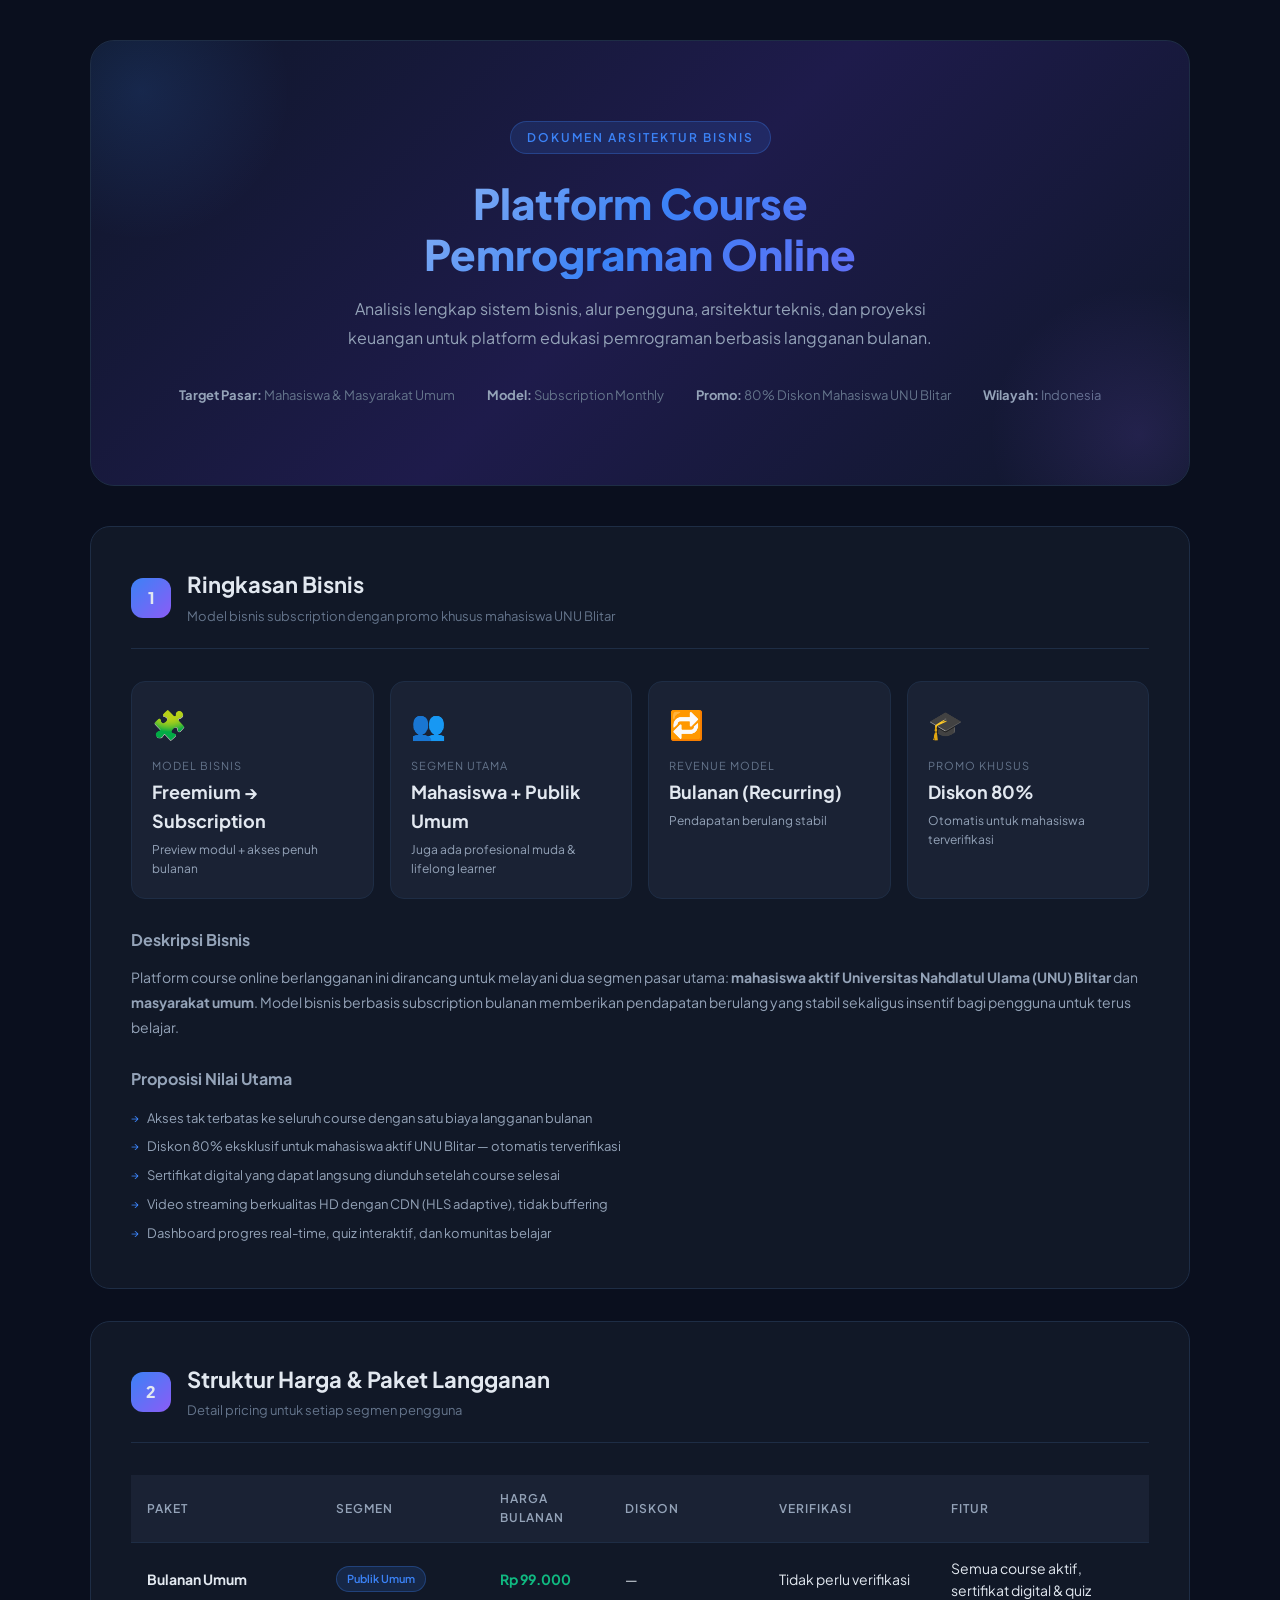
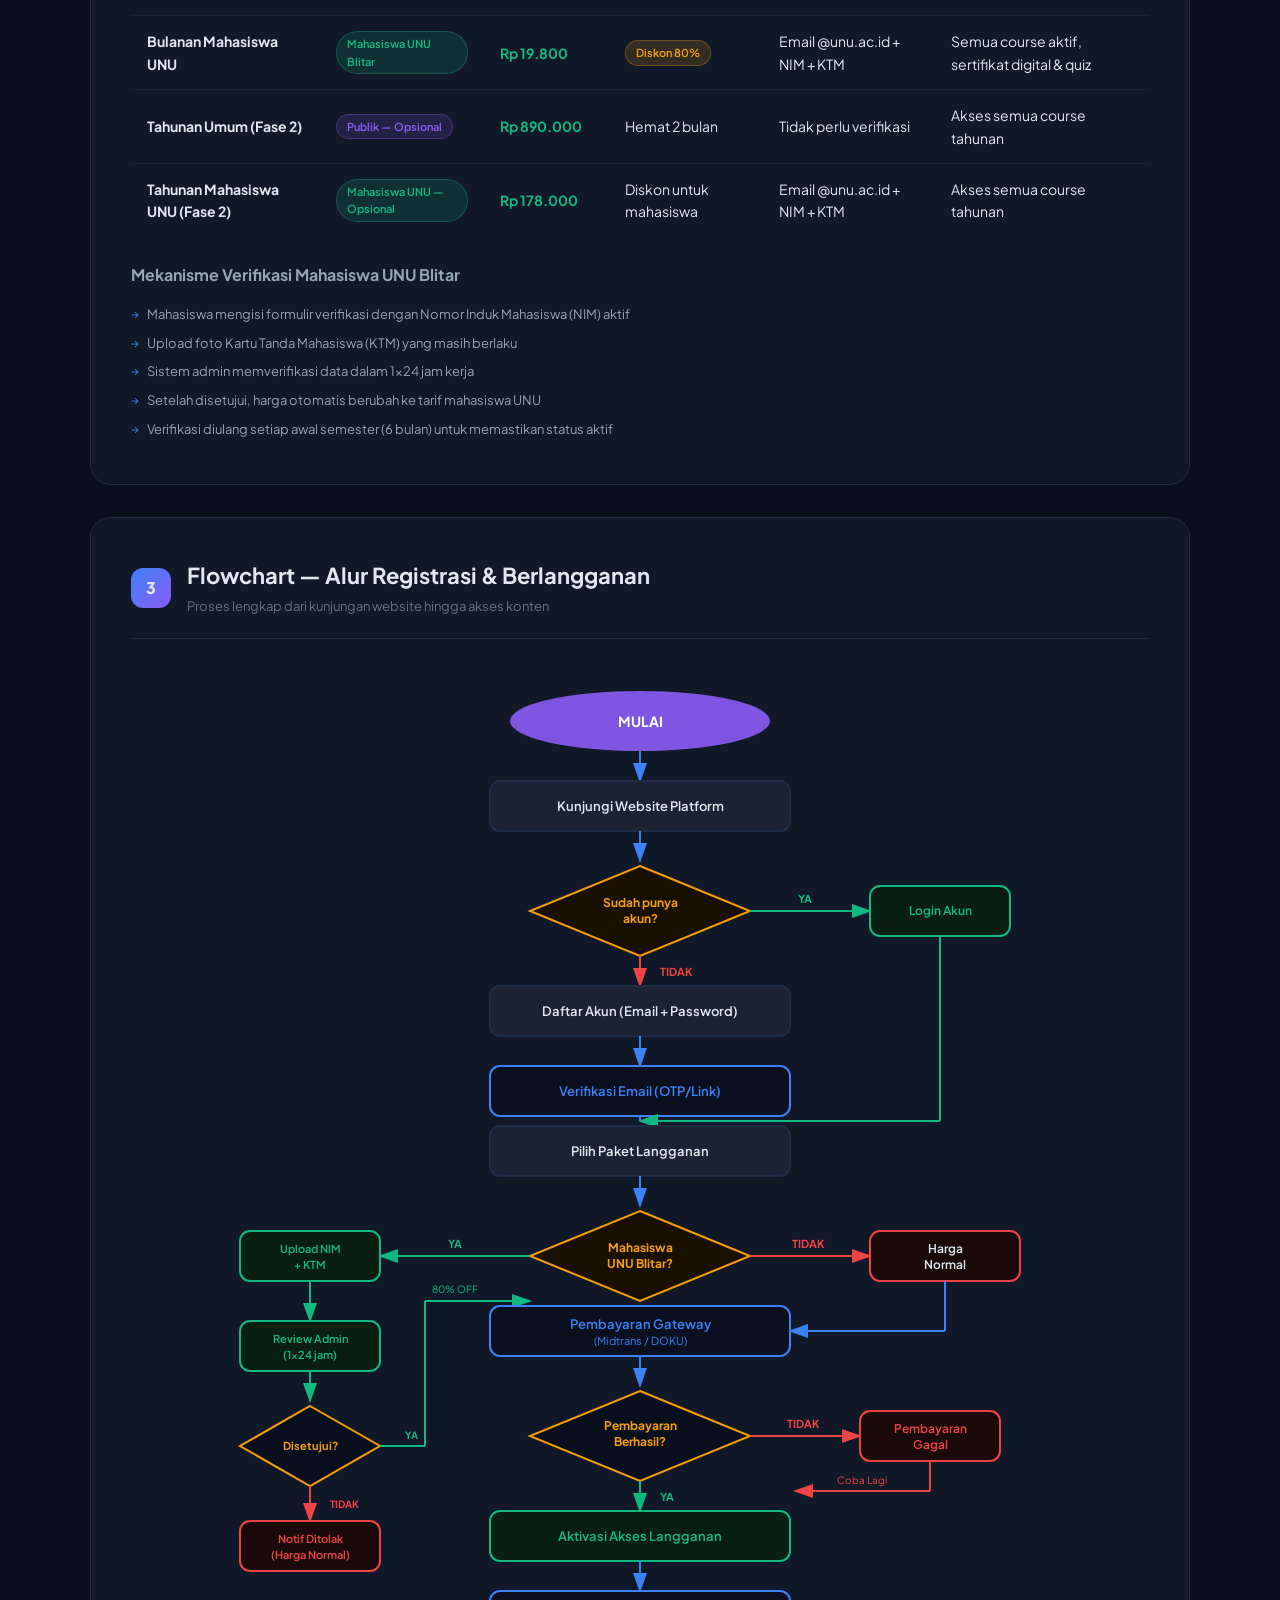
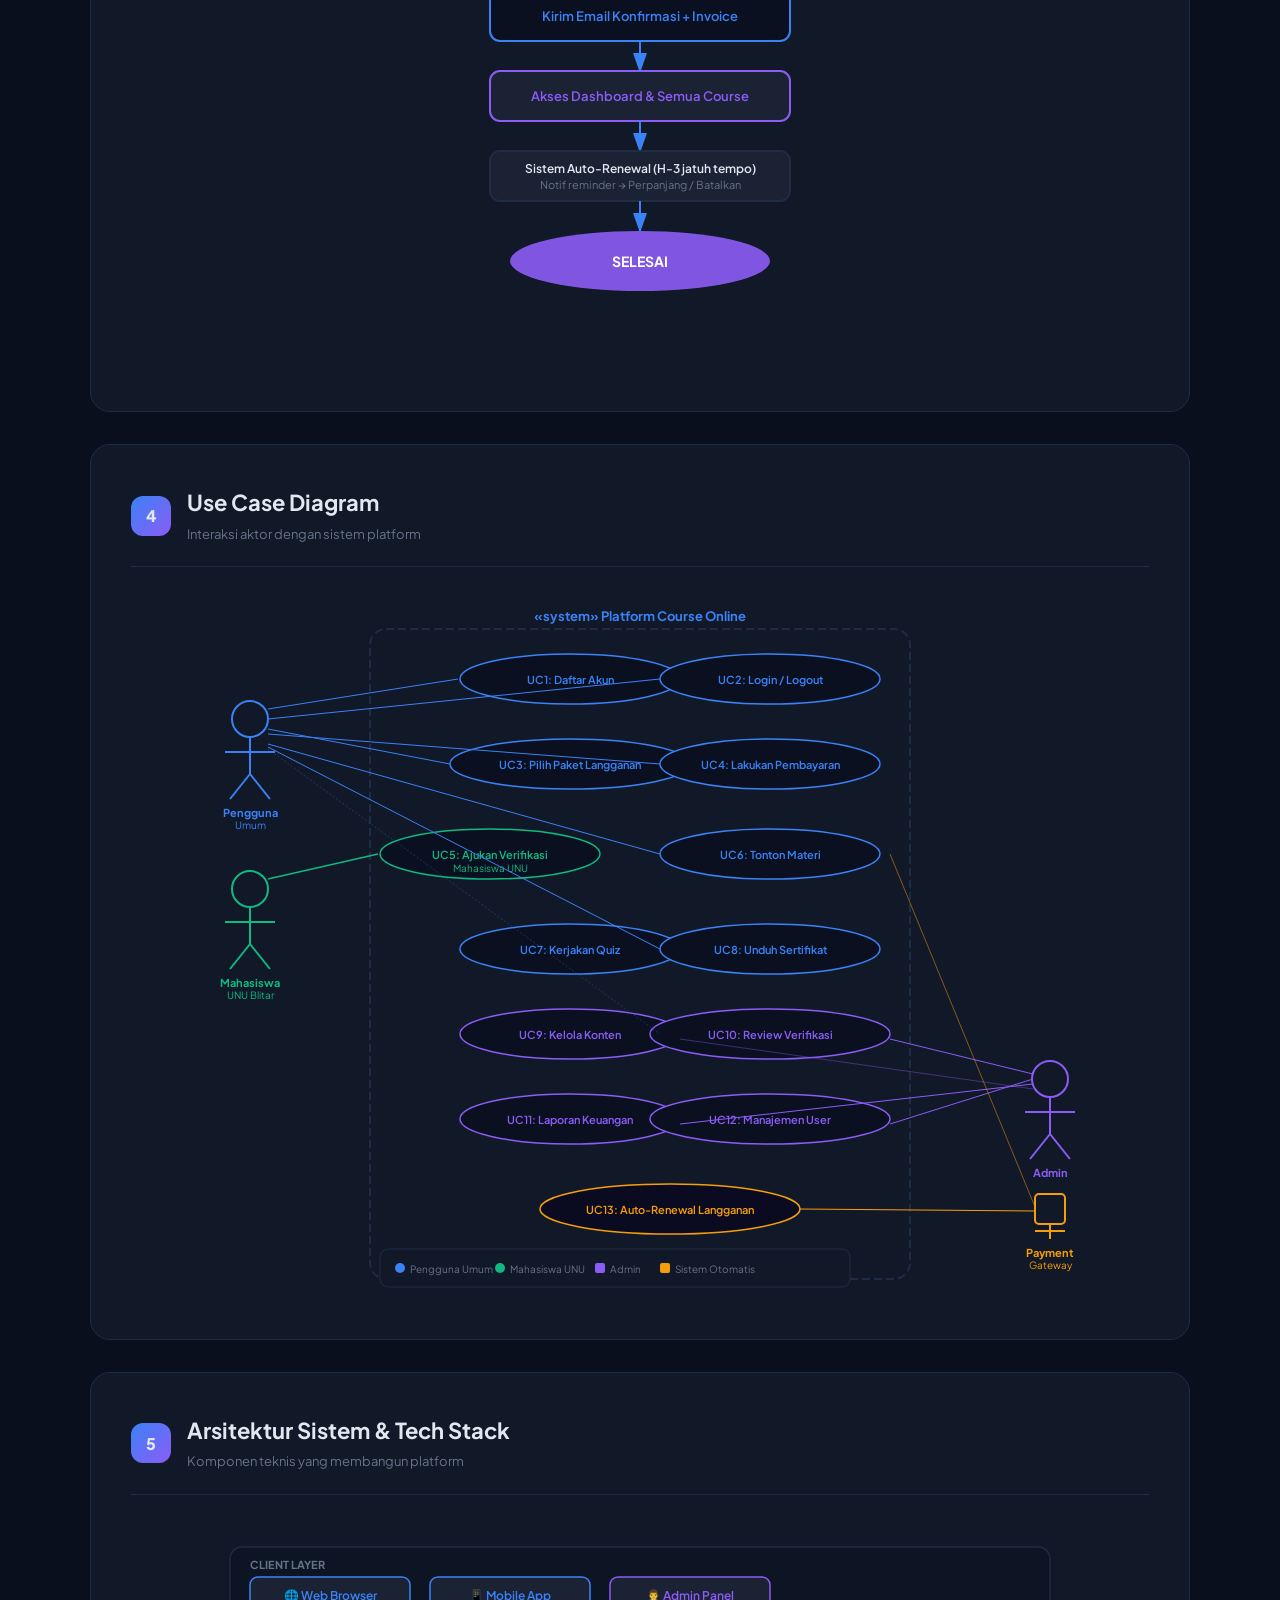
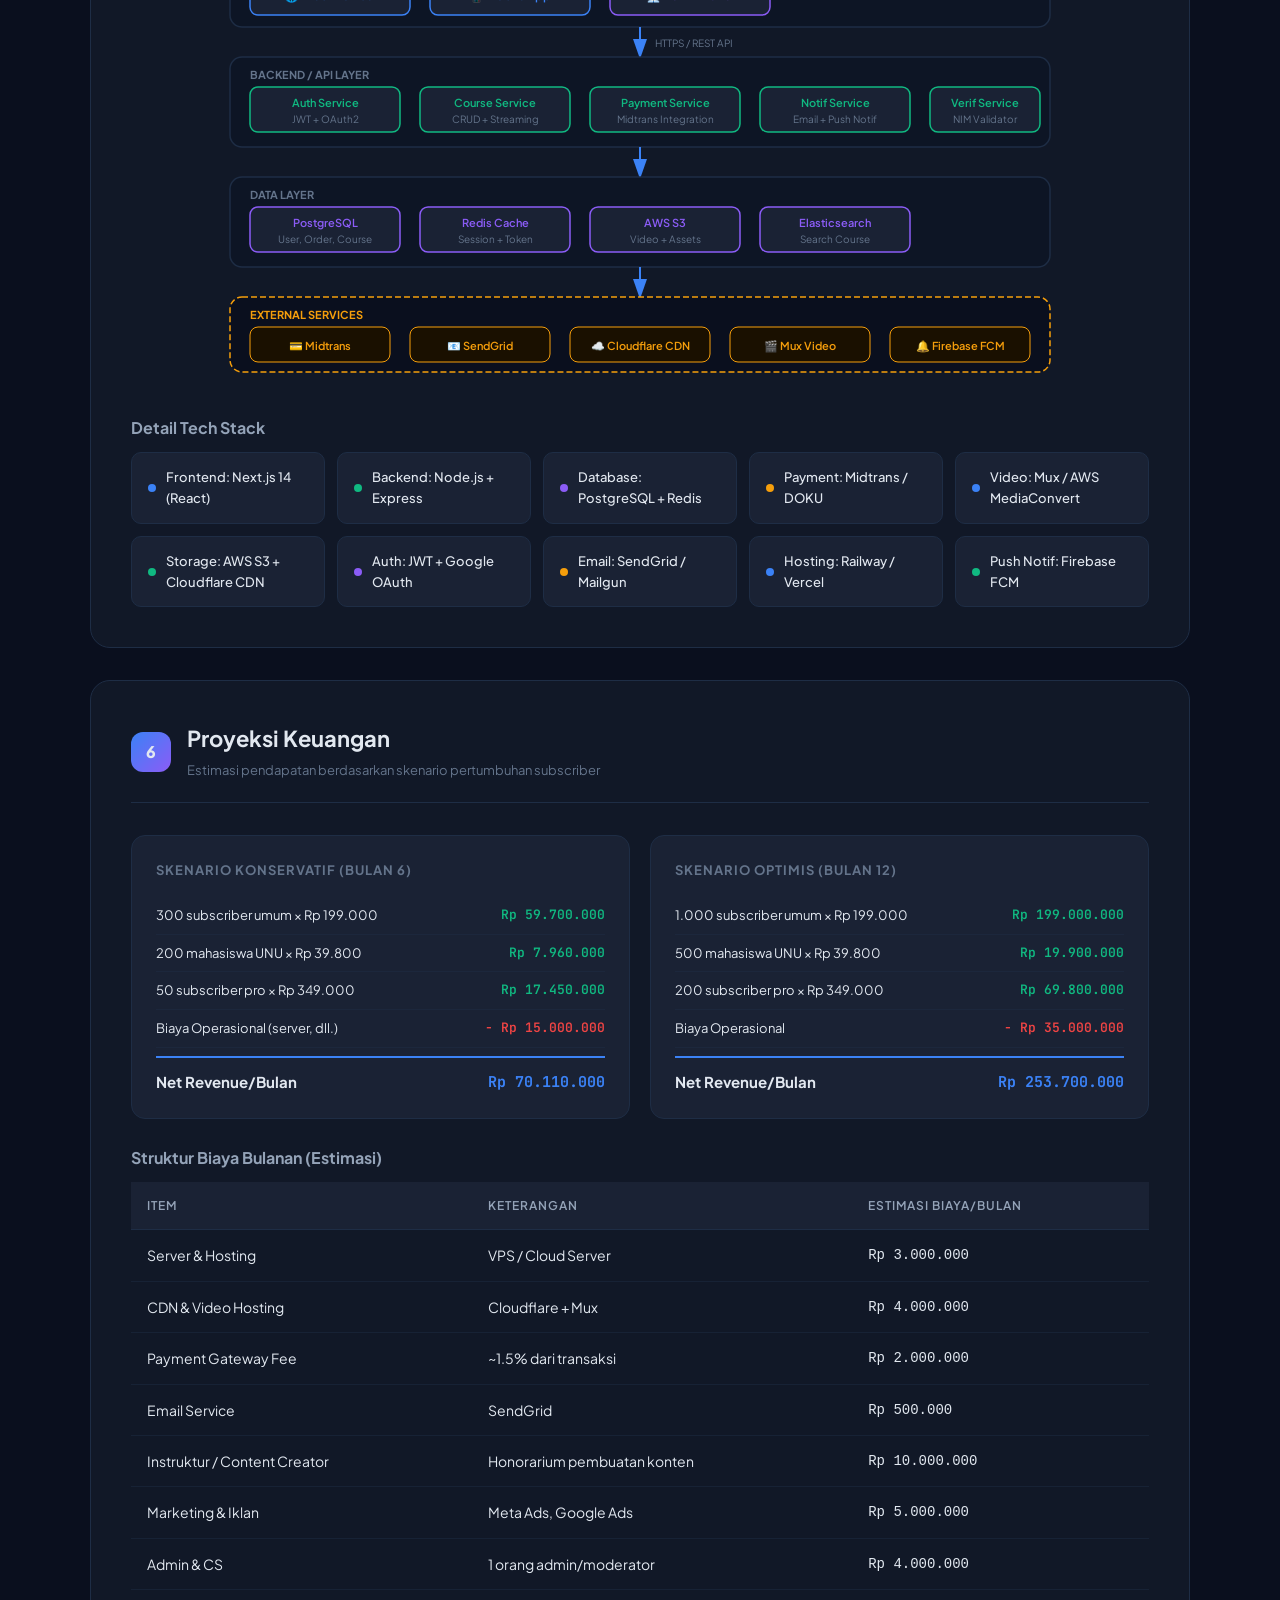
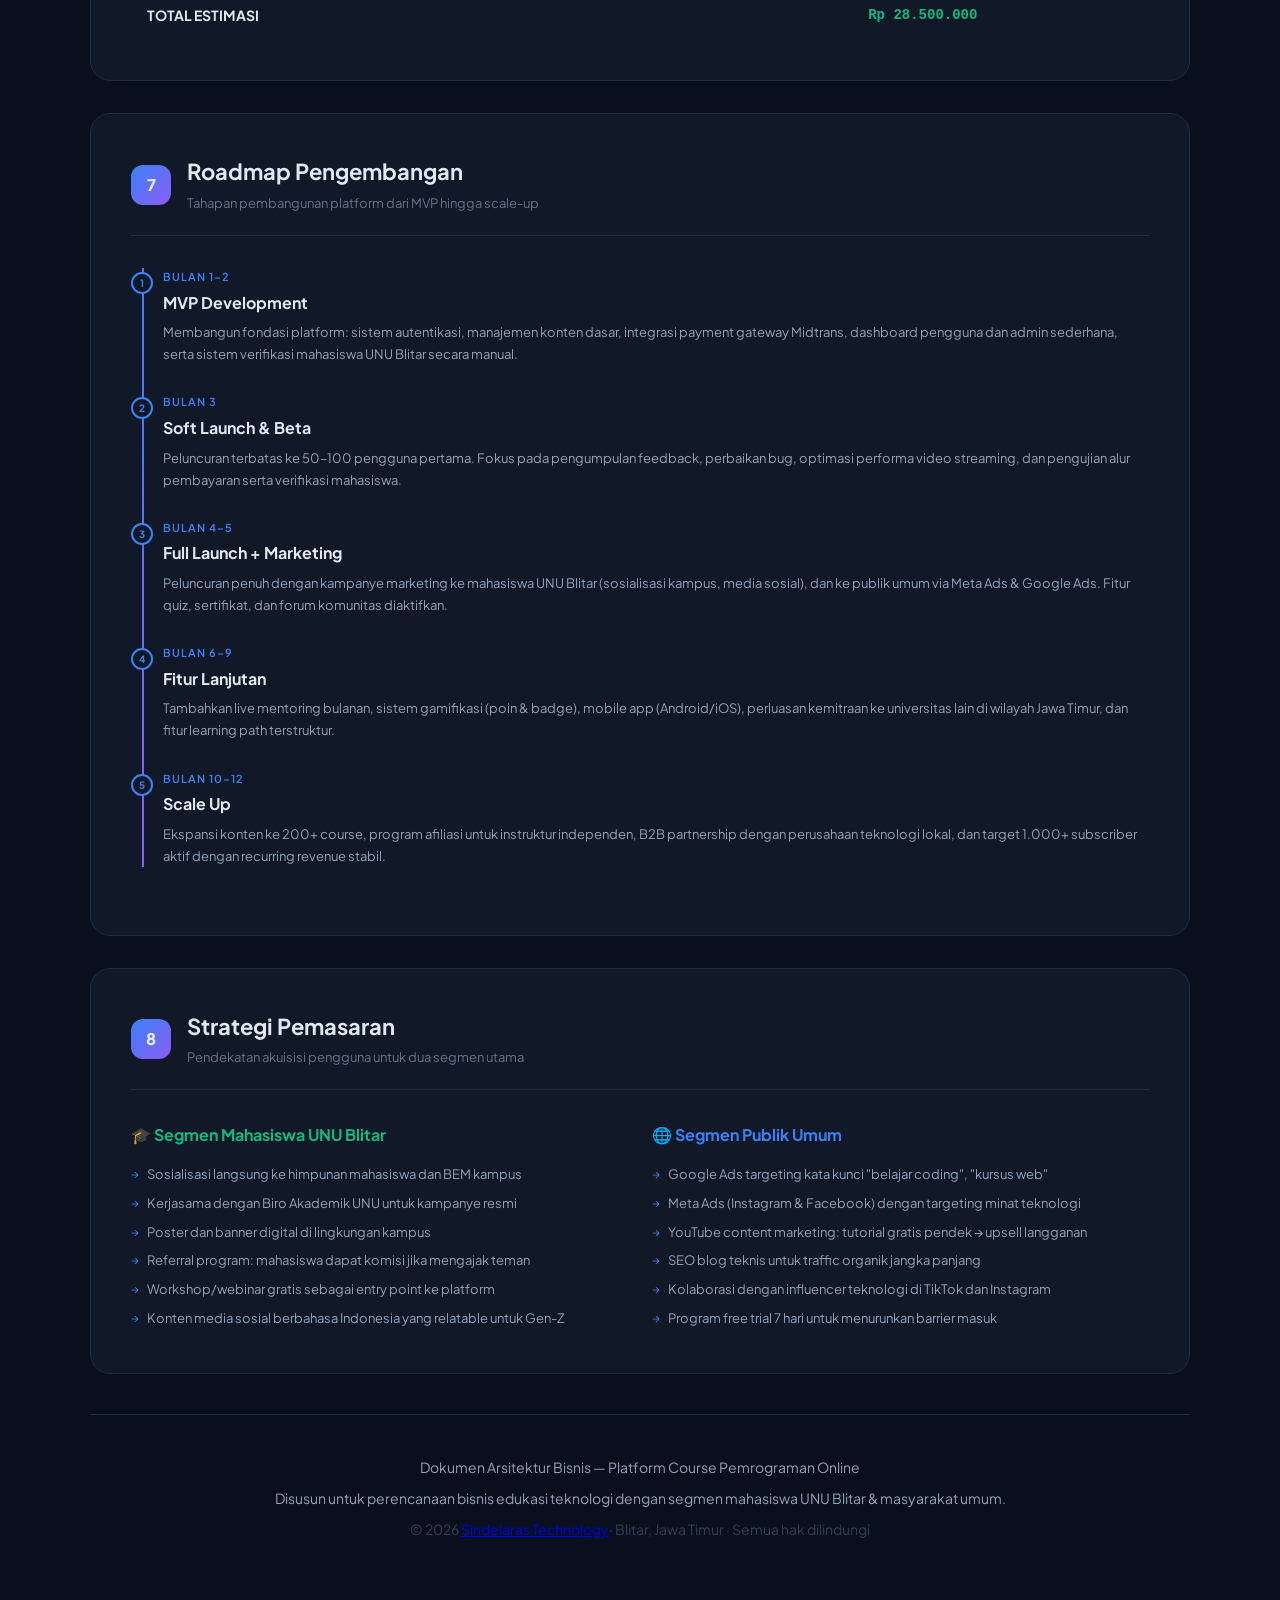
<file: arsitektur_course.html>
<!DOCTYPE html>
<html lang="id">
<head>
<meta charset="UTF-8">
<meta name="viewport" content="width=device-width, initial-scale=1.0">
<title>Arsitektur Bisnis — Platform Course Pemrograman Online</title>
<style>
  @import url('https://fonts.googleapis.com/css2?family=Plus+Jakarta+Sans:wght@300;400;500;600;700;800&family=JetBrains+Mono:wght@400;600&display=swap');

  :root {
    --bg: #0a0f1e;
    --surface: #111827;
    --surface2: #1a2234;
    --border: #1e2d45;
    --accent: #3b82f6;
    --accent2: #06b6d4;
    --accent3: #8b5cf6;
    --green: #10b981;
    --orange: #f59e0b;
    --red: #ef4444;
    --text: #e2e8f0;
    --text-muted: #64748b;
    --text-dim: #94a3b8;
  }

  * { box-sizing: border-box; margin: 0; padding: 0; }

  body {
    font-family: 'Plus Jakarta Sans', sans-serif;
    background: var(--bg);
    color: var(--text);
    line-height: 1.6;
    padding: 40px 20px;
  }

  .page {
    max-width: 1100px;
    margin: 0 auto;
  }

  /* COVER */
  .cover {
    text-align: center;
    padding: 80px 40px;
    background: linear-gradient(135deg, #0f172a 0%, #1e1b4b 50%, #0f172a 100%);
    border-radius: 24px;
    border: 1px solid var(--border);
    position: relative;
    overflow: hidden;
    margin-bottom: 40px;
  }
  .cover::before {
    content: '';
    position: absolute;
    top: -100px; left: -100px;
    width: 300px; height: 300px;
    background: radial-gradient(circle, rgba(59,130,246,0.15) 0%, transparent 70%);
  }
  .cover::after {
    content: '';
    position: absolute;
    bottom: -100px; right: -100px;
    width: 300px; height: 300px;
    background: radial-gradient(circle, rgba(139,92,246,0.15) 0%, transparent 70%);
  }
  .cover .badge {
    display: inline-block;
    background: rgba(59,130,246,0.15);
    border: 1px solid rgba(59,130,246,0.3);
    color: var(--accent);
    padding: 6px 16px;
    border-radius: 100px;
    font-size: 12px;
    font-weight: 600;
    letter-spacing: 2px;
    text-transform: uppercase;
    margin-bottom: 24px;
  }
  .cover h1 {
    font-size: 42px;
    font-weight: 800;
    line-height: 1.2;
    background: linear-gradient(135deg, #e2e8f0, #3b82f6, #8b5cf6);
    -webkit-background-clip: text;
    -webkit-text-fill-color: transparent;
    background-clip: text;
    margin-bottom: 16px;
  }
  .cover .subtitle {
    font-size: 16px;
    color: var(--text-dim);
    max-width: 600px;
    margin: 0 auto 32px;
  }
  .cover-meta {
    display: flex;
    justify-content: center;
    gap: 32px;
    flex-wrap: wrap;
  }
  .cover-meta span {
    font-size: 13px;
    color: var(--text-muted);
  }
  .cover-meta strong {
    color: var(--text-dim);
  }

  /* SECTIONS */
  .section {
    background: var(--surface);
    border: 1px solid var(--border);
    border-radius: 20px;
    padding: 40px;
    margin-bottom: 32px;
  }
  .section-header {
    display: flex;
    align-items: center;
    gap: 16px;
    margin-bottom: 32px;
    padding-bottom: 20px;
    border-bottom: 1px solid var(--border);
  }
  .section-num {
    width: 40px; height: 40px;
    background: linear-gradient(135deg, var(--accent), var(--accent3));
    border-radius: 12px;
    display: flex; align-items: center; justify-content: center;
    font-weight: 800;
    font-size: 16px;
    flex-shrink: 0;
  }
  .section-header h2 {
    font-size: 22px;
    font-weight: 700;
  }
  .section-header p {
    font-size: 13px;
    color: var(--text-muted);
    margin-top: 2px;
  }

  /* BUSINESS OVERVIEW CARDS */
  .biz-grid {
    display: grid;
    grid-template-columns: repeat(auto-fit, minmax(220px, 1fr));
    gap: 16px;
    margin-bottom: 28px;
  }
  .biz-card {
    background: var(--surface2);
    border: 1px solid var(--border);
    border-radius: 14px;
    padding: 20px;
  }
  .biz-card .icon { font-size: 28px; margin-bottom: 10px; }
  .biz-card .label { font-size: 11px; color: var(--text-muted); text-transform: uppercase; letter-spacing: 1px; margin-bottom: 4px; }
  .biz-card .value { font-size: 18px; font-weight: 700; color: var(--text); }
  .biz-card .sub { font-size: 12px; color: var(--text-dim); margin-top: 4px; }

  /* PRICING */
  .pricing-table {
    width: 100%;
    border-collapse: collapse;
    font-size: 14px;
  }
  .pricing-table th {
    background: var(--surface2);
    padding: 14px 16px;
    text-align: left;
    font-weight: 600;
    color: var(--text-dim);
    font-size: 12px;
    text-transform: uppercase;
    letter-spacing: 1px;
    border-bottom: 1px solid var(--border);
  }
  .pricing-table td {
    padding: 14px 16px;
    border-bottom: 1px solid rgba(30,45,69,0.5);
    color: var(--text);
  }
  .pricing-table tr:last-child td { border-bottom: none; }
  .badge-pill {
    display: inline-block;
    padding: 3px 10px;
    border-radius: 100px;
    font-size: 11px;
    font-weight: 600;
  }
  .badge-green { background: rgba(16,185,129,0.15); color: var(--green); border: 1px solid rgba(16,185,129,0.3); }
  .badge-blue { background: rgba(59,130,246,0.15); color: var(--accent); border: 1px solid rgba(59,130,246,0.3); }
  .badge-orange { background: rgba(245,158,11,0.15); color: var(--orange); border: 1px solid rgba(245,158,11,0.3); }
  .badge-purple { background: rgba(139,92,246,0.15); color: var(--accent3); border: 1px solid rgba(139,92,246,0.3); }

  /* FLOWCHART */
  .flow-container {
    display: flex;
    flex-direction: column;
    align-items: center;
    gap: 0;
  }
  .flow-node {
    position: relative;
    padding: 14px 28px;
    border-radius: 12px;
    font-size: 14px;
    font-weight: 600;
    text-align: center;
    min-width: 220px;
    max-width: 340px;
  }
  .flow-node.start-end {
    background: linear-gradient(135deg, var(--accent3), var(--accent));
    color: white;
    border-radius: 100px;
  }
  .flow-node.process {
    background: var(--surface2);
    border: 2px solid var(--border);
    color: var(--text);
  }
  .flow-node.decision {
    background: rgba(245,158,11,0.1);
    border: 2px solid rgba(245,158,11,0.4);
    color: var(--orange);
    transform: none;
    border-radius: 4px;
    clip-path: polygon(50% 0%, 100% 50%, 50% 100%, 0% 50%);
    padding: 28px 40px;
    min-width: 260px;
  }
  .flow-node.action {
    background: rgba(16,185,129,0.1);
    border: 2px solid rgba(16,185,129,0.3);
    color: var(--green);
  }
  .flow-node.system {
    background: rgba(59,130,246,0.1);
    border: 2px solid rgba(59,130,246,0.3);
    color: var(--accent);
  }
  .flow-node.db {
    background: rgba(139,92,246,0.1);
    border: 2px solid rgba(139,92,246,0.3);
    color: var(--accent3);
    border-radius: 8px;
  }
  .flow-arrow {
    display: flex;
    flex-direction: column;
    align-items: center;
    color: var(--text-muted);
    font-size: 11px;
    padding: 2px 0;
  }
  .flow-arrow .line {
    width: 2px;
    height: 24px;
    background: linear-gradient(to bottom, var(--border), var(--accent));
  }
  .flow-arrow .label-flow {
    background: var(--surface);
    border: 1px solid var(--border);
    padding: 2px 8px;
    border-radius: 4px;
    font-size: 10px;
    color: var(--text-muted);
    margin: 2px 0;
  }
  .flow-split {
    display: grid;
    grid-template-columns: 1fr 1fr;
    gap: 24px;
    width: 100%;
    margin: 0;
    position: relative;
  }
  .flow-branch {
    display: flex;
    flex-direction: column;
    align-items: center;
    gap: 0;
  }
  .flow-branch-label {
    font-size: 11px;
    font-weight: 700;
    padding: 3px 10px;
    border-radius: 4px;
    margin-bottom: 4px;
  }
  .yes { background: rgba(16,185,129,0.15); color: var(--green); }
  .no  { background: rgba(239,68,68,0.15);  color: var(--red); }

  /* USE CASE */
  .usecase-wrap {
    overflow-x: auto;
  }
  .usecase-svg-container {
    min-width: 700px;
  }

  /* TIMELINE */
  .timeline {
    position: relative;
    padding-left: 32px;
  }
  .timeline::before {
    content: '';
    position: absolute;
    left: 11px; top: 0; bottom: 0;
    width: 2px;
    background: linear-gradient(to bottom, var(--accent), var(--accent3));
  }
  .tl-item {
    position: relative;
    margin-bottom: 28px;
  }
  .tl-dot {
    position: absolute;
    left: -32px;
    top: 4px;
    width: 22px; height: 22px;
    border-radius: 50%;
    background: var(--surface);
    border: 2px solid var(--accent);
    display: flex; align-items: center; justify-content: center;
    font-size: 10px;
    font-weight: 700;
    color: var(--accent);
  }
  .tl-phase {
    font-size: 11px;
    color: var(--accent);
    text-transform: uppercase;
    letter-spacing: 1px;
    font-weight: 600;
    margin-bottom: 4px;
  }
  .tl-title {
    font-size: 16px;
    font-weight: 700;
    margin-bottom: 6px;
  }
  .tl-body {
    font-size: 13px;
    color: var(--text-dim);
    line-height: 1.7;
  }

  /* REVENUE TABLE */
  .rev-grid {
    display: grid;
    grid-template-columns: 1fr 1fr;
    gap: 20px;
  }
  .rev-card {
    background: var(--surface2);
    border: 1px solid var(--border);
    border-radius: 14px;
    padding: 24px;
  }
  .rev-card h4 {
    font-size: 13px;
    color: var(--text-muted);
    text-transform: uppercase;
    letter-spacing: 1px;
    margin-bottom: 16px;
  }
  .rev-row {
    display: flex;
    justify-content: space-between;
    align-items: center;
    padding: 8px 0;
    border-bottom: 1px solid rgba(30,45,69,0.5);
    font-size: 13px;
  }
  .rev-row:last-child { border-bottom: none; }
  .rev-row .amount { font-family: 'JetBrains Mono', monospace; font-weight: 600; color: var(--green); }
  .rev-total {
    display: flex;
    justify-content: space-between;
    padding-top: 12px;
    margin-top: 8px;
    border-top: 2px solid var(--accent);
    font-weight: 700;
    font-size: 15px;
  }
  .rev-total .amount { color: var(--accent); font-family: 'JetBrains Mono', monospace; }

  /* TECH STACK */
  .tech-grid {
    display: grid;
    grid-template-columns: repeat(auto-fit, minmax(180px, 1fr));
    gap: 12px;
  }
  .tech-item {
    background: var(--surface2);
    border: 1px solid var(--border);
    border-radius: 10px;
    padding: 14px 16px;
    display: flex;
    align-items: center;
    gap: 10px;
    font-size: 13px;
    font-weight: 500;
  }
  .tech-dot {
    width: 8px; height: 8px;
    border-radius: 50%;
    flex-shrink: 0;
  }

  /* FOOTER */
  .footer {
    text-align: center;
    padding: 40px;
    color: var(--text-muted);
    font-size: 12px;
    border-top: 1px solid var(--border);
    margin-top: 40px;
  }

  h3 { font-size: 16px; font-weight: 700; margin-bottom: 12px; color: var(--text-dim); }
  p { font-size: 14px; color: var(--text-dim); line-height: 1.8; }
  ul { list-style: none; padding: 0; }
  ul li { font-size: 13px; color: var(--text-dim); padding: 4px 0; padding-left: 16px; position: relative; }
  ul li::before { content: '→'; position: absolute; left: 0; color: var(--accent); font-size: 11px; top: 5px; }

  @media print {
    body { background: white; color: black; padding: 0; }
    .cover { background: #1e1b4b; }
    .section { break-inside: avoid; }
  }
</style>
</head>
<body>
<div class="page">

  <!-- COVER -->
  <div class="cover">
    <div class="badge">Dokumen Arsitektur Bisnis</div>
    <h1>Platform Course<br>Pemrograman Online</h1>
    <p class="subtitle">Analisis lengkap sistem bisnis, alur pengguna, arsitektur teknis, dan proyeksi keuangan untuk platform edukasi pemrograman berbasis langganan bulanan.</p>
    <div class="cover-meta">
      <span><strong>Target Pasar:</strong> Mahasiswa & Masyarakat Umum</span>
      <span><strong>Model:</strong> Subscription Monthly</span>
      <span><strong>Promo:</strong> 80% Diskon Mahasiswa UNU Blitar</span>
      <span><strong>Wilayah:</strong> Indonesia</span>
    </div>
  </div>

  <!-- SECTION 1: OVERVIEW BISNIS -->
  <div class="section">
    <div class="section-header">
      <div class="section-num">1</div>
      <div>
        <h2>Ringkasan Bisnis</h2>
        <p>Model bisnis subscription dengan promo khusus mahasiswa UNU Blitar</p>
      </div>
    </div>

    <div class="biz-grid">
      <div class="biz-card">
        <div class="icon">🧩</div>
        <div class="label">Model Bisnis</div>
        <div class="value">Freemium → Subscription</div>
        <div class="sub">Preview modul + akses penuh bulanan</div>
      </div>
      <div class="biz-card">
        <div class="icon">👥</div>
        <div class="label">Segmen Utama</div>
        <div class="value">Mahasiswa + Publik Umum</div>
        <div class="sub">Juga ada profesional muda & lifelong learner</div>
      </div>
      <div class="biz-card">
        <div class="icon">🔁</div>
        <div class="label">Revenue Model</div>
        <div class="value">Bulanan (Recurring)</div>
        <div class="sub">Pendapatan berulang stabil</div>
      </div>
      <div class="biz-card">
        <div class="icon">🎓</div>
        <div class="label">Promo Khusus</div>
        <div class="value">Diskon 80%</div>
        <div class="sub">Otomatis untuk mahasiswa terverifikasi</div>
      </div>
    </div>

    <h3>Deskripsi Bisnis</h3>
    <p>Platform course online berlangganan ini dirancang untuk melayani dua segmen pasar utama: <strong>mahasiswa aktif Universitas Nahdlatul Ulama (UNU) Blitar</strong> dan <strong>masyarakat umum</strong>. Model bisnis berbasis subscription bulanan memberikan pendapatan berulang yang stabil sekaligus insentif bagi pengguna untuk terus belajar.</p>

    <br>
    <h3>Proposisi Nilai Utama</h3>
    <ul>
      <li>Akses tak terbatas ke seluruh course dengan satu biaya langganan bulanan</li>
      <li>Diskon 80% eksklusif untuk mahasiswa aktif UNU Blitar — otomatis terverifikasi</li>
      <li>Sertifikat digital yang dapat langsung diunduh setelah course selesai</li>
      <li>Video streaming berkualitas HD dengan CDN (HLS adaptive), tidak buffering</li>
      <li>Dashboard progres real-time, quiz interaktif, dan komunitas belajar</li>
    </ul>
  </div>

  <!-- SECTION 2: PRICING -->
  <div class="section">
    <div class="section-header">
      <div class="section-num">2</div>
      <div>
        <h2>Struktur Harga & Paket Langganan</h2>
        <p>Detail pricing untuk setiap segmen pengguna</p>
      </div>
    </div>

    <table class="pricing-table">
      <thead>
        <tr>
          <th>Paket</th>
          <th>Segmen</th>
          <th>Harga Bulanan</th>
          <th>Diskon</th>
          <th>Verifikasi</th>
          <th>Fitur</th>
        </tr>
      </thead>
      <tbody>
        <tr>
          <td><strong>Bulanan Umum</strong></td>
          <td><span class="badge-pill badge-blue">Publik Umum</span></td>
          <td><strong style="color:#10b981">Rp 99.000</strong></td>
          <td>—</td>
          <td>Tidak perlu verifikasi</td>
          <td>Semua course aktif, sertifikat digital &amp; quiz</td>
        </tr>
        <tr>
          <td><strong>Bulanan Mahasiswa UNU</strong></td>
          <td><span class="badge-pill badge-green">Mahasiswa UNU Blitar</span></td>
          <td><strong style="color:#10b981">Rp 19.800</strong></td>
          <td><span class="badge-pill badge-orange">Diskon 80%</span></td>
          <td>Email @unu.ac.id + NIM + KTM</td>
          <td>Semua course aktif, sertifikat digital &amp; quiz</td>
        </tr>
        <tr>
          <td><strong>Tahunan Umum (Fase 2)</strong></td>
          <td><span class="badge-pill badge-purple">Publik — Opsional</span></td>
          <td><strong style="color:#10b981">Rp 890.000</strong></td>
          <td>Hemat 2 bulan</td>
          <td>Tidak perlu verifikasi</td>
          <td>Akses semua course tahunan</td>
        </tr>
        <tr>
          <td><strong>Tahunan Mahasiswa UNU (Fase 2)</strong></td>
          <td><span class="badge-pill badge-green">Mahasiswa UNU — Opsional</span></td>
          <td><strong style="color:#10b981">Rp 178.000</strong></td>
          <td>Diskon untuk mahasiswa</td>
          <td>Email @unu.ac.id + NIM + KTM</td>
          <td>Akses semua course tahunan</td>
        </tr>
      </tbody>
    </table>

    <br>
    <h3>Mekanisme Verifikasi Mahasiswa UNU Blitar</h3>
    <ul>
      <li>Mahasiswa mengisi formulir verifikasi dengan Nomor Induk Mahasiswa (NIM) aktif</li>
      <li>Upload foto Kartu Tanda Mahasiswa (KTM) yang masih berlaku</li>
      <li>Sistem admin memverifikasi data dalam 1×24 jam kerja</li>
      <li>Setelah disetujui, harga otomatis berubah ke tarif mahasiswa UNU</li>
      <li>Verifikasi diulang setiap awal semester (6 bulan) untuk memastikan status aktif</li>
    </ul>
  </div>

  <!-- SECTION 3: FLOWCHART REGISTRASI & LANGGANAN -->
  <div class="section">
    <div class="section-header">
      <div class="section-num">3</div>
      <div>
        <h2>Flowchart — Alur Registrasi & Berlangganan</h2>
        <p>Proses lengkap dari kunjungan website hingga akses konten</p>
      </div>
    </div>

    <div style="overflow-x:auto;">
    <svg viewBox="0 0 900 1300" xmlns="http://www.w3.org/2000/svg" style="width:100%;max-width:900px;display:block;margin:0 auto;font-family:'Plus Jakarta Sans',sans-serif;">
      <defs>
        <marker id="arr" markerWidth="10" markerHeight="7" refX="9" refY="3.5" orient="auto">
          <polygon points="0 0, 10 3.5, 0 7" fill="#3b82f6"/>
        </marker>
        <marker id="arr-green" markerWidth="10" markerHeight="7" refX="9" refY="3.5" orient="auto">
          <polygon points="0 0, 10 3.5, 0 7" fill="#10b981"/>
        </marker>
        <marker id="arr-red" markerWidth="10" markerHeight="7" refX="9" refY="3.5" orient="auto">
          <polygon points="0 0, 10 3.5, 0 7" fill="#ef4444"/>
        </marker>
      </defs>

      <!-- START -->
      <ellipse cx="450" cy="50" rx="130" ry="30" fill="#8b5cf6" opacity="0.9"/>
      <text x="450" y="56" text-anchor="middle" fill="white" font-size="14" font-weight="700">MULAI</text>

      <!-- Arrow 1 -->
      <line x1="450" y1="80" x2="450" y2="110" stroke="#3b82f6" stroke-width="2" marker-end="url(#arr)"/>

      <!-- Kunjungi Website -->
      <rect x="300" y="110" width="300" height="50" rx="10" fill="#1a2234" stroke="#1e2d45" stroke-width="2"/>
      <text x="450" y="140" text-anchor="middle" fill="#e2e8f0" font-size="13" font-weight="600">Kunjungi Website Platform</text>

      <!-- Arrow 2 -->
      <line x1="450" y1="160" x2="450" y2="190" stroke="#3b82f6" stroke-width="2" marker-end="url(#arr)"/>

      <!-- Punya akun? -->
      <polygon points="450,195 560,240 450,285 340,240" fill="#1a1000" stroke="#f59e0b" stroke-width="2"/>
      <text x="450" y="236" text-anchor="middle" fill="#f59e0b" font-size="12" font-weight="700">Sudah punya</text>
      <text x="450" y="252" text-anchor="middle" fill="#f59e0b" font-size="12" font-weight="700">akun?</text>

      <!-- YES - login -->
      <line x1="560" y1="240" x2="680" y2="240" stroke="#10b981" stroke-width="2" marker-end="url(#arr-green)"/>
      <text x="615" y="232" text-anchor="middle" fill="#10b981" font-size="11" font-weight="700">YA</text>
      <rect x="680" y="215" width="140" height="50" rx="10" fill="#0a1f14" stroke="#10b981" stroke-width="2"/>
      <text x="750" y="244" text-anchor="middle" fill="#10b981" font-size="12" font-weight="600">Login Akun</text>

      <!-- NO - daftar -->
      <line x1="450" y1="285" x2="450" y2="315" stroke="#ef4444" stroke-width="2" marker-end="url(#arr-red)"/>
      <text x="470" y="305" fill="#ef4444" font-size="11" font-weight="700">TIDAK</text>
      <rect x="300" y="315" width="300" height="50" rx="10" fill="#1a2234" stroke="#1e2d45" stroke-width="2"/>
      <text x="450" y="345" text-anchor="middle" fill="#e2e8f0" font-size="13" font-weight="600">Daftar Akun (Email + Password)</text>

      <!-- Verifikasi Email -->
      <line x1="450" y1="365" x2="450" y2="395" stroke="#3b82f6" stroke-width="2" marker-end="url(#arr)"/>
      <rect x="300" y="395" width="300" height="50" rx="10" fill="#0a1020" stroke="#3b82f6" stroke-width="2"/>
      <text x="450" y="425" text-anchor="middle" fill="#3b82f6" font-size="13" font-weight="600">Verifikasi Email (OTP/Link)</text>

      <!-- Merge login & register -->
      <line x1="750" y1="265" x2="750" y2="450" stroke="#10b981" stroke-width="2"/>
      <line x1="750" y1="450" x2="450" y2="450" stroke="#10b981" stroke-width="2" marker-end="url(#arr-green)"/>
      <line x1="450" y1="445" x2="450" y2="450" stroke="#3b82f6" stroke-width="2"/>

      <!-- Pilih Paket -->
      <rect x="300" y="455" width="300" height="50" rx="10" fill="#1a2234" stroke="#1e2d45" stroke-width="2"/>
      <text x="450" y="485" text-anchor="middle" fill="#e2e8f0" font-size="13" font-weight="600">Pilih Paket Langganan</text>

      <!-- Decision mahasiswa? -->
      <line x1="450" y1="505" x2="450" y2="535" stroke="#3b82f6" stroke-width="2" marker-end="url(#arr)"/>
      <polygon points="450,540 560,585 450,630 340,585" fill="#1a1000" stroke="#f59e0b" stroke-width="2"/>
      <text x="450" y="581" text-anchor="middle" fill="#f59e0b" font-size="12" font-weight="700">Mahasiswa</text>
      <text x="450" y="597" text-anchor="middle" fill="#f59e0b" font-size="12" font-weight="700">UNU Blitar?</text>

      <!-- YES mahasiswa - verif -->
      <line x1="340" y1="585" x2="190" y2="585" stroke="#10b981" stroke-width="2" marker-end="url(#arr-green)"/>
      <text x="265" y="577" text-anchor="middle" fill="#10b981" font-size="11" font-weight="700">YA</text>
      <rect x="50" y="560" width="140" height="50" rx="10" fill="#0a1f14" stroke="#10b981" stroke-width="2"/>
      <text x="120" y="582" text-anchor="middle" fill="#10b981" font-size="11" font-weight="600">Upload NIM</text>
      <text x="120" y="598" text-anchor="middle" fill="#10b981" font-size="11" font-weight="600">+ KTM</text>

      <!-- Review admin -->
      <line x1="120" y1="610" x2="120" y2="650" stroke="#10b981" stroke-width="2" marker-end="url(#arr-green)"/>
      <rect x="50" y="650" width="140" height="50" rx="10" fill="#0a1f14" stroke="#10b981" stroke-width="2"/>
      <text x="120" y="672" text-anchor="middle" fill="#10b981" font-size="11" font-weight="600">Review Admin</text>
      <text x="120" y="688" text-anchor="middle" fill="#10b981" font-size="11" font-weight="600">(1×24 jam)</text>

      <!-- Decision disetujui? -->
      <line x1="120" y1="700" x2="120" y2="730" stroke="#10b981" stroke-width="2" marker-end="url(#arr-green)"/>
      <polygon points="120,735 190,775 120,815 50,775" fill="#0a0f1e" stroke="#f59e0b" stroke-width="2"/>
      <text x="120" y="779" text-anchor="middle" fill="#f59e0b" font-size="11" font-weight="700">Disetujui?</text>

      <!-- YES disetujui -->
      <line x1="190" y1="775" x2="235" y2="775" stroke="#10b981" stroke-width="2"/>
      <text x="215" y="768" fill="#10b981" font-size="10" font-weight="700">YA</text>
      <line x1="235" y1="775" x2="235" y2="630" stroke="#10b981" stroke-width="2"/>
      <line x1="235" y1="630" x2="340" y2="630" stroke="#10b981" stroke-width="2" marker-end="url(#arr-green)"/>
      <text x="265" y="622" text-anchor="middle" fill="#10b981" font-size="10">80% OFF</text>

      <!-- NO ditolak -->
      <line x1="120" y1="815" x2="120" y2="850" stroke="#ef4444" stroke-width="2" marker-end="url(#arr-red)"/>
      <text x="140" y="837" fill="#ef4444" font-size="10" font-weight="700">TIDAK</text>
      <rect x="50" y="850" width="140" height="50" rx="10" fill="#1a0a0a" stroke="#ef4444" stroke-width="2"/>
      <text x="120" y="872" text-anchor="middle" fill="#ef4444" font-size="11" font-weight="600">Notif Ditolak</text>
      <text x="120" y="888" text-anchor="middle" fill="#ef4444" font-size="11" font-weight="600">(Harga Normal)</text>

      <!-- NO mahasiswa - harga normal -->
      <line x1="560" y1="585" x2="680" y2="585" stroke="#ef4444" stroke-width="2" marker-end="url(#arr-red)"/>
      <text x="618" y="577" text-anchor="middle" fill="#ef4444" font-size="11" font-weight="700">TIDAK</text>
      <rect x="680" y="560" width="150" height="50" rx="10" fill="#1a0a0a" stroke="#ef4444" stroke-width="2"/>
      <text x="755" y="582" text-anchor="middle" fill="#e2e8f0" font-size="12" font-weight="600">Harga</text>
      <text x="755" y="598" text-anchor="middle" fill="#e2e8f0" font-size="12" font-weight="600">Normal</text>

      <!-- Merge ke pembayaran -->
      <line x1="755" y1="610" x2="755" y2="660" stroke="#3b82f6" stroke-width="2"/>
      <line x1="755" y1="660" x2="600" y2="660" stroke="#3b82f6" stroke-width="2" marker-end="url(#arr)"/>

      <!-- Pembayaran -->
      <rect x="300" y="635" width="300" height="50" rx="10" fill="#0a1020" stroke="#3b82f6" stroke-width="2"/>
      <text x="450" y="658" text-anchor="middle" fill="#3b82f6" font-size="13" font-weight="600">Pembayaran Gateway</text>
      <text x="450" y="674" text-anchor="middle" fill="#3b82f6" font-size="11">(Midtrans / DOKU)</text>

      <!-- Decision pembayaran berhasil? -->
      <line x1="450" y1="685" x2="450" y2="715" stroke="#3b82f6" stroke-width="2" marker-end="url(#arr)"/>
      <polygon points="450,720 560,765 450,810 340,765" fill="#0a0f1e" stroke="#f59e0b" stroke-width="2"/>
      <text x="450" y="759" text-anchor="middle" fill="#f59e0b" font-size="12" font-weight="700">Pembayaran</text>
      <text x="450" y="775" text-anchor="middle" fill="#f59e0b" font-size="12" font-weight="700">Berhasil?</text>

      <!-- YES berhasil -->
      <line x1="450" y1="810" x2="450" y2="840" stroke="#10b981" stroke-width="2" marker-end="url(#arr-green)"/>
      <text x="470" y="830" fill="#10b981" font-size="11" font-weight="700">YA</text>
      <rect x="300" y="840" width="300" height="50" rx="10" fill="#0a1f14" stroke="#10b981" stroke-width="2"/>
      <text x="450" y="870" text-anchor="middle" fill="#10b981" font-size="13" font-weight="600">Aktivasi Akses Langganan</text>

      <!-- NO gagal -->
      <line x1="560" y1="765" x2="670" y2="765" stroke="#ef4444" stroke-width="2" marker-end="url(#arr-red)"/>
      <text x="613" y="757" text-anchor="middle" fill="#ef4444" font-size="11" font-weight="700">TIDAK</text>
      <rect x="670" y="740" width="140" height="50" rx="10" fill="#1a0a0a" stroke="#ef4444" stroke-width="2"/>
      <text x="740" y="762" text-anchor="middle" fill="#ef4444" font-size="12" font-weight="600">Pembayaran</text>
      <text x="740" y="778" text-anchor="middle" fill="#ef4444" font-size="12" font-weight="600">Gagal</text>
      <line x1="740" y1="790" x2="740" y2="820" stroke="#ef4444" stroke-width="2"/>
      <line x1="740" y1="820" x2="605" y2="820" stroke="#ef4444" stroke-width="2" marker-end="url(#arr-red)"/>
      <text x="672" y="813" text-anchor="middle" fill="#ef4444" font-size="10">Coba Lagi</text>

      <!-- Notifikasi Email -->
      <line x1="450" y1="890" x2="450" y2="920" stroke="#3b82f6" stroke-width="2" marker-end="url(#arr)"/>
      <rect x="300" y="920" width="300" height="50" rx="10" fill="#0a1020" stroke="#3b82f6" stroke-width="2"/>
      <text x="450" y="950" text-anchor="middle" fill="#3b82f6" font-size="13" font-weight="600">Kirim Email Konfirmasi + Invoice</text>

      <!-- Akses Dashboard -->
      <line x1="450" y1="970" x2="450" y2="1000" stroke="#3b82f6" stroke-width="2" marker-end="url(#arr)"/>
      <rect x="300" y="1000" width="300" height="50" rx="10" fill="#1a2234" stroke="#8b5cf6" stroke-width="2"/>
      <text x="450" y="1030" text-anchor="middle" fill="#8b5cf6" font-size="13" font-weight="600">Akses Dashboard &amp; Semua Course</text>

      <!-- Auto-renewal -->
      <line x1="450" y1="1050" x2="450" y2="1080" stroke="#3b82f6" stroke-width="2" marker-end="url(#arr)"/>
      <rect x="300" y="1080" width="300" height="50" rx="10" fill="#1a2234" stroke="#1e2d45" stroke-width="2"/>
      <text x="450" y="1102" text-anchor="middle" fill="#e2e8f0" font-size="12" font-weight="600">Sistem Auto-Renewal (H-3 jatuh tempo)</text>
      <text x="450" y="1118" text-anchor="middle" fill="#64748b" font-size="11">Notif reminder → Perpanjang / Batalkan</text>

      <!-- END -->
      <line x1="450" y1="1130" x2="450" y2="1160" stroke="#3b82f6" stroke-width="2" marker-end="url(#arr)"/>
      <ellipse cx="450" cy="1190" rx="130" ry="30" fill="#8b5cf6" opacity="0.9"/>
      <text x="450" y="1196" text-anchor="middle" fill="white" font-size="14" font-weight="700">SELESAI</text>
    </svg>
    </div>
  </div>

  <!-- SECTION 4: USE CASE DIAGRAM -->
  <div class="section">
    <div class="section-header">
      <div class="section-num">4</div>
      <div>
        <h2>Use Case Diagram</h2>
        <p>Interaksi aktor dengan sistem platform</p>
      </div>
    </div>

    <div style="overflow-x:auto;">
    <svg viewBox="0 0 900 700" xmlns="http://www.w3.org/2000/svg" style="width:100%;max-width:900px;display:block;margin:0 auto;font-family:'Plus Jakarta Sans',sans-serif;">

      <!-- Background system boundary -->
      <rect x="180" y="30" width="540" height="650" rx="16" fill="none" stroke="#1e2d45" stroke-width="2" stroke-dasharray="8,4"/>
      <text x="450" y="22" text-anchor="middle" fill="#3b82f6" font-size="13" font-weight="700">«system» Platform Course Online</text>

      <!-- Use Case ellipses -->
      <!-- UC1 -->
      <ellipse cx="380" cy="80" rx="110" ry="25" fill="#0a1020" stroke="#3b82f6" stroke-width="1.5"/>
      <text x="380" y="85" text-anchor="middle" fill="#3b82f6" font-size="11" font-weight="600">UC1: Daftar Akun</text>

      <!-- UC2 -->
      <ellipse cx="580" cy="80" rx="110" ry="25" fill="#0a1020" stroke="#3b82f6" stroke-width="1.5"/>
      <text x="580" y="85" text-anchor="middle" fill="#3b82f6" font-size="11" font-weight="600">UC2: Login / Logout</text>

      <!-- UC3 -->
      <ellipse cx="380" cy="165" rx="120" ry="25" fill="#0a1020" stroke="#3b82f6" stroke-width="1.5"/>
      <text x="380" y="170" text-anchor="middle" fill="#3b82f6" font-size="11" font-weight="600">UC3: Pilih Paket Langganan</text>

      <!-- UC4 -->
      <ellipse cx="580" cy="165" rx="110" ry="25" fill="#0a1020" stroke="#3b82f6" stroke-width="1.5"/>
      <text x="580" y="170" text-anchor="middle" fill="#3b82f6" font-size="11" font-weight="600">UC4: Lakukan Pembayaran</text>

      <!-- UC5 -->
      <ellipse cx="300" cy="255" rx="110" ry="25" fill="#0a1020" stroke="#10b981" stroke-width="1.5"/>
      <text x="300" y="260" text-anchor="middle" fill="#10b981" font-size="11" font-weight="600">UC5: Ajukan Verifikasi</text>
      <text x="300" y="273" text-anchor="middle" fill="#10b981" font-size="10">Mahasiswa UNU</text>

      <!-- UC6 -->
      <ellipse cx="580" cy="255" rx="110" ry="25" fill="#0a1020" stroke="#3b82f6" stroke-width="1.5"/>
      <text x="580" y="260" text-anchor="middle" fill="#3b82f6" font-size="11" font-weight="600">UC6: Tonton Materi</text>

      <!-- UC7 -->
      <ellipse cx="380" cy="350" rx="110" ry="25" fill="#0a1020" stroke="#3b82f6" stroke-width="1.5"/>
      <text x="380" y="355" text-anchor="middle" fill="#3b82f6" font-size="11" font-weight="600">UC7: Kerjakan Quiz</text>

      <!-- UC8 -->
      <ellipse cx="580" cy="350" rx="110" ry="25" fill="#0a1020" stroke="#3b82f6" stroke-width="1.5"/>
      <text x="580" y="355" text-anchor="middle" fill="#3b82f6" font-size="11" font-weight="600">UC8: Unduh Sertifikat</text>

      <!-- UC9 -->
      <ellipse cx="380" cy="435" rx="110" ry="25" fill="#0a1020" stroke="#8b5cf6" stroke-width="1.5"/>
      <text x="380" y="440" text-anchor="middle" fill="#8b5cf6" font-size="11" font-weight="600">UC9: Kelola Konten</text>

      <!-- UC10 -->
      <ellipse cx="580" cy="435" rx="120" ry="25" fill="#0a1020" stroke="#8b5cf6" stroke-width="1.5"/>
      <text x="580" y="440" text-anchor="middle" fill="#8b5cf6" font-size="11" font-weight="600">UC10: Review Verifikasi</text>

      <!-- UC11 -->
      <ellipse cx="380" cy="520" rx="110" ry="25" fill="#0a1020" stroke="#8b5cf6" stroke-width="1.5"/>
      <text x="380" y="525" text-anchor="middle" fill="#8b5cf6" font-size="11" font-weight="600">UC11: Laporan Keuangan</text>

      <!-- UC12 -->
      <ellipse cx="580" cy="520" rx="120" ry="25" fill="#0a1020" stroke="#8b5cf6" stroke-width="1.5"/>
      <text x="580" y="525" text-anchor="middle" fill="#8b5cf6" font-size="11" font-weight="600">UC12: Manajemen User</text>

      <!-- UC13 Sistem -->
      <ellipse cx="480" cy="610" rx="130" ry="25" fill="#0a0a20" stroke="#f59e0b" stroke-width="1.5"/>
      <text x="480" y="615" text-anchor="middle" fill="#f59e0b" font-size="11" font-weight="600">UC13: Auto-Renewal Langganan</text>

      <!-- ACTORS -->
      <!-- Actor: Pengguna Umum -->
      <circle cx="60" cy="120" r="18" fill="none" stroke="#3b82f6" stroke-width="2"/>
      <line x1="60" y1="138" x2="60" y2="175" stroke="#3b82f6" stroke-width="2"/>
      <line x1="35" y1="153" x2="85" y2="153" stroke="#3b82f6" stroke-width="2"/>
      <line x1="60" y1="175" x2="40" y2="200" stroke="#3b82f6" stroke-width="2"/>
      <line x1="60" y1="175" x2="80" y2="200" stroke="#3b82f6" stroke-width="2"/>
      <text x="60" y="218" text-anchor="middle" fill="#3b82f6" font-size="11" font-weight="700">Pengguna</text>
      <text x="60" y="230" text-anchor="middle" fill="#3b82f6" font-size="10">Umum</text>

      <!-- Actor: Mahasiswa UNU -->
      <circle cx="60" cy="290" r="18" fill="none" stroke="#10b981" stroke-width="2"/>
      <line x1="60" y1="308" x2="60" y2="345" stroke="#10b981" stroke-width="2"/>
      <line x1="35" y1="323" x2="85" y2="323" stroke="#10b981" stroke-width="2"/>
      <line x1="60" y1="345" x2="40" y2="370" stroke="#10b981" stroke-width="2"/>
      <line x1="60" y1="345" x2="80" y2="370" stroke="#10b981" stroke-width="2"/>
      <text x="60" y="388" text-anchor="middle" fill="#10b981" font-size="11" font-weight="700">Mahasiswa</text>
      <text x="60" y="400" text-anchor="middle" fill="#10b981" font-size="10">UNU Blitar</text>

      <!-- Actor: Admin -->
      <circle cx="860" cy="480" r="18" fill="none" stroke="#8b5cf6" stroke-width="2"/>
      <line x1="860" y1="498" x2="860" y2="535" stroke="#8b5cf6" stroke-width="2"/>
      <line x1="835" y1="513" x2="885" y2="513" stroke="#8b5cf6" stroke-width="2"/>
      <line x1="860" y1="535" x2="840" y2="560" stroke="#8b5cf6" stroke-width="2"/>
      <line x1="860" y1="535" x2="880" y2="560" stroke="#8b5cf6" stroke-width="2"/>
      <text x="860" y="578" text-anchor="middle" fill="#8b5cf6" font-size="11" font-weight="700">Admin</text>

      <!-- Actor: Sistem (Payment) -->
      <rect x="845" y="595" width="30" height="30" rx="4" fill="none" stroke="#f59e0b" stroke-width="2"/>
      <line x1="860" y1="625" x2="860" y2="640" stroke="#f59e0b" stroke-width="2"/>
      <line x1="845" y1="632" x2="875" y2="632" stroke="#f59e0b" stroke-width="2"/>
      <text x="860" y="658" text-anchor="middle" fill="#f59e0b" font-size="11" font-weight="700">Payment</text>
      <text x="860" y="670" text-anchor="middle" fill="#f59e0b" font-size="10">Gateway</text>

      <!-- ASSOCIATIONS Pengguna Umum -->
      <line x1="78" y1="110" x2="268" y2="80" stroke="#3b82f6" stroke-width="1" stroke-dasharray="none"/>
      <line x1="78" y1="120" x2="470" y2="80" stroke="#3b82f6" stroke-width="1"/>
      <line x1="78" y1="130" x2="260" y2="165" stroke="#3b82f6" stroke-width="1"/>
      <line x1="78" y1="135" x2="470" y2="165" stroke="#3b82f6" stroke-width="1"/>
      <line x1="78" y1="145" x2="470" y2="255" stroke="#3b82f6" stroke-width="1"/>
      <line x1="78" y1="148" x2="470" y2="350" stroke="#3b82f6" stroke-width="1"/>
      <line x1="78" y1="150" x2="470" y2="435" stroke="#3b82f6" stroke-width="1" stroke-dasharray="2,2" opacity="0.3"/>

      <!-- ASSOCIATIONS Mahasiswa UNU (inherits + extra) -->
      <line x1="78" y1="280" x2="188" y2="255" stroke="#10b981" stroke-width="1.5"/>

      <!-- ASSOCIATIONS Admin -->
      <line x1="843" y1="475" x2="700" y2="440" stroke="#8b5cf6" stroke-width="1"/>
      <line x1="843" y1="480" x2="700" y2="525" stroke="#8b5cf6" stroke-width="1"/>
      <line x1="843" y1="485" x2="490" y2="525" stroke="#8b5cf6" stroke-width="1"/>
      <line x1="843" y1="490" x2="490" y2="440" stroke="#8b5cf6" stroke-width="1" opacity="0.4"/>

      <!-- ASSOCIATIONS Gateway -->
      <line x1="845" y1="608" x2="700" y2="255" stroke="#f59e0b" stroke-width="1" opacity="0.5"/>
      <line x1="845" y1="612" x2="610" y2="610" stroke="#f59e0b" stroke-width="1"/>

      <!-- Legend -->
      <rect x="190" y="650" width="470" height="38" rx="8" fill="#111827" stroke="#1e2d45" stroke-width="1"/>
      <circle cx="210" cy="669" r="5" fill="#3b82f6"/>
      <text x="220" y="674" fill="#64748b" font-size="10">Pengguna Umum</text>
      <circle cx="310" cy="669" r="5" fill="#10b981"/>
      <text x="320" y="674" fill="#64748b" font-size="10">Mahasiswa UNU</text>
      <rect x="405" y="664" width="10" height="10" rx="2" fill="#8b5cf6"/>
      <text x="420" y="674" fill="#64748b" font-size="10">Admin</text>
      <rect x="470" y="664" width="10" height="10" rx="2" fill="#f59e0b"/>
      <text x="485" y="674" fill="#64748b" font-size="10">Sistem Otomatis</text>

    </svg>
    </div>
  </div>

  <!-- SECTION 5: ARSITEKTUR SISTEM -->
  <div class="section">
    <div class="section-header">
      <div class="section-num">5</div>
      <div>
        <h2>Arsitektur Sistem & Tech Stack</h2>
        <p>Komponen teknis yang membangun platform</p>
      </div>
    </div>

    <div style="overflow-x:auto;">
    <svg viewBox="0 0 860 460" xmlns="http://www.w3.org/2000/svg" style="width:100%;max-width:860px;display:block;margin:0 auto 28px;font-family:'Plus Jakarta Sans',sans-serif;">

      <!-- Layer 1: Client -->
      <rect x="20" y="20" width="820" height="80" rx="12" fill="#0d1525" stroke="#1e2d45" stroke-width="1.5"/>
      <text x="40" y="42" fill="#64748b" font-size="11" font-weight="700">CLIENT LAYER</text>
      <rect x="40" y="50" width="160" height="38" rx="8" fill="#1a2234" stroke="#3b82f6" stroke-width="1.5"/>
      <text x="120" y="73" text-anchor="middle" fill="#3b82f6" font-size="12" font-weight="600">🌐 Web Browser</text>
      <rect x="220" y="50" width="160" height="38" rx="8" fill="#1a2234" stroke="#3b82f6" stroke-width="1.5"/>
      <text x="300" y="73" text-anchor="middle" fill="#3b82f6" font-size="12" font-weight="600">📱 Mobile App</text>
      <rect x="400" y="50" width="160" height="38" rx="8" fill="#1a2234" stroke="#8b5cf6" stroke-width="1.5"/>
      <text x="480" y="73" text-anchor="middle" fill="#8b5cf6" font-size="12" font-weight="600">👨‍💼 Admin Panel</text>

      <!-- Arrow down -->
      <line x1="430" y1="100" x2="430" y2="130" stroke="#3b82f6" stroke-width="2" marker-end="url(#arr)"/>
      <text x="445" y="120" fill="#64748b" font-size="10">HTTPS / REST API</text>

      <!-- Layer 2: Backend -->
      <rect x="20" y="130" width="820" height="90" rx="12" fill="#0d1525" stroke="#1e2d45" stroke-width="1.5"/>
      <text x="40" y="152" fill="#64748b" font-size="11" font-weight="700">BACKEND / API LAYER</text>
      <rect x="40" y="160" width="150" height="45" rx="8" fill="#1a2234" stroke="#10b981" stroke-width="1.5"/>
      <text x="115" y="180" text-anchor="middle" fill="#10b981" font-size="11" font-weight="600">Auth Service</text>
      <text x="115" y="196" text-anchor="middle" fill="#64748b" font-size="10">JWT + OAuth2</text>
      <rect x="210" y="160" width="150" height="45" rx="8" fill="#1a2234" stroke="#10b981" stroke-width="1.5"/>
      <text x="285" y="180" text-anchor="middle" fill="#10b981" font-size="11" font-weight="600">Course Service</text>
      <text x="285" y="196" text-anchor="middle" fill="#64748b" font-size="10">CRUD + Streaming</text>
      <rect x="380" y="160" width="150" height="45" rx="8" fill="#1a2234" stroke="#10b981" stroke-width="1.5"/>
      <text x="455" y="180" text-anchor="middle" fill="#10b981" font-size="11" font-weight="600">Payment Service</text>
      <text x="455" y="196" text-anchor="middle" fill="#64748b" font-size="10">Midtrans Integration</text>
      <rect x="550" y="160" width="150" height="45" rx="8" fill="#1a2234" stroke="#10b981" stroke-width="1.5"/>
      <text x="625" y="180" text-anchor="middle" fill="#10b981" font-size="11" font-weight="600">Notif Service</text>
      <text x="625" y="196" text-anchor="middle" fill="#64748b" font-size="10">Email + Push Notif</text>
      <rect x="720" y="160" width="110" height="45" rx="8" fill="#1a2234" stroke="#10b981" stroke-width="1.5"/>
      <text x="775" y="180" text-anchor="middle" fill="#10b981" font-size="11" font-weight="600">Verif Service</text>
      <text x="775" y="196" text-anchor="middle" fill="#64748b" font-size="10">NIM Validator</text>

      <!-- Arrow down -->
      <line x1="430" y1="220" x2="430" y2="250" stroke="#3b82f6" stroke-width="2" marker-end="url(#arr)"/>

      <!-- Layer 3: Data -->
      <rect x="20" y="250" width="820" height="90" rx="12" fill="#0d1525" stroke="#1e2d45" stroke-width="1.5"/>
      <text x="40" y="272" fill="#64748b" font-size="11" font-weight="700">DATA LAYER</text>
      <rect x="40" y="280" width="150" height="45" rx="8" fill="#1a2234" stroke="#8b5cf6" stroke-width="1.5"/>
      <text x="115" y="300" text-anchor="middle" fill="#8b5cf6" font-size="11" font-weight="600">PostgreSQL</text>
      <text x="115" y="316" text-anchor="middle" fill="#64748b" font-size="10">User, Order, Course</text>
      <rect x="210" y="280" width="150" height="45" rx="8" fill="#1a2234" stroke="#8b5cf6" stroke-width="1.5"/>
      <text x="285" y="300" text-anchor="middle" fill="#8b5cf6" font-size="11" font-weight="600">Redis Cache</text>
      <text x="285" y="316" text-anchor="middle" fill="#64748b" font-size="10">Session + Token</text>
      <rect x="380" y="280" width="150" height="45" rx="8" fill="#1a2234" stroke="#8b5cf6" stroke-width="1.5"/>
      <text x="455" y="300" text-anchor="middle" fill="#8b5cf6" font-size="11" font-weight="600">AWS S3</text>
      <text x="455" y="316" text-anchor="middle" fill="#64748b" font-size="10">Video + Assets</text>
      <rect x="550" y="280" width="150" height="45" rx="8" fill="#1a2234" stroke="#8b5cf6" stroke-width="1.5"/>
      <text x="625" y="300" text-anchor="middle" fill="#8b5cf6" font-size="11" font-weight="600">Elasticsearch</text>
      <text x="625" y="316" text-anchor="middle" fill="#64748b" font-size="10">Search Course</text>

      <!-- Arrow down -->
      <line x1="430" y1="340" x2="430" y2="370" stroke="#3b82f6" stroke-width="2" marker-end="url(#arr)"/>

      <!-- Layer 4: External -->
      <rect x="20" y="370" width="820" height="75" rx="12" fill="#0a0f1e" stroke="#f59e0b" stroke-width="1.5" stroke-dasharray="6,3"/>
      <text x="40" y="392" fill="#f59e0b" font-size="11" font-weight="700">EXTERNAL SERVICES</text>
      <rect x="40" y="400" width="140" height="35" rx="8" fill="#1a1000" stroke="#f59e0b" stroke-width="1"/>
      <text x="110" y="423" text-anchor="middle" fill="#f59e0b" font-size="11" font-weight="600">💳 Midtrans</text>
      <rect x="200" y="400" width="140" height="35" rx="8" fill="#1a1000" stroke="#f59e0b" stroke-width="1"/>
      <text x="270" y="423" text-anchor="middle" fill="#f59e0b" font-size="11" font-weight="600">📧 SendGrid</text>
      <rect x="360" y="400" width="140" height="35" rx="8" fill="#1a1000" stroke="#f59e0b" stroke-width="1"/>
      <text x="430" y="423" text-anchor="middle" fill="#f59e0b" font-size="11" font-weight="600">☁️ Cloudflare CDN</text>
      <rect x="520" y="400" width="140" height="35" rx="8" fill="#1a1000" stroke="#f59e0b" stroke-width="1"/>
      <text x="590" y="423" text-anchor="middle" fill="#f59e0b" font-size="11" font-weight="600">🎬 Mux Video</text>
      <rect x="680" y="400" width="140" height="35" rx="8" fill="#1a1000" stroke="#f59e0b" stroke-width="1"/>
      <text x="750" y="423" text-anchor="middle" fill="#f59e0b" font-size="11" font-weight="600">🔔 Firebase FCM</text>
    </svg>
    </div>

    <h3>Detail Tech Stack</h3>
    <div class="tech-grid">
      <div class="tech-item"><div class="tech-dot" style="background:#3b82f6"></div>Frontend: Next.js 14 (React)</div>
      <div class="tech-item"><div class="tech-dot" style="background:#10b981"></div>Backend: Node.js + Express</div>
      <div class="tech-item"><div class="tech-dot" style="background:#8b5cf6"></div>Database: PostgreSQL + Redis</div>
      <div class="tech-item"><div class="tech-dot" style="background:#f59e0b"></div>Payment: Midtrans / DOKU</div>
      <div class="tech-item"><div class="tech-dot" style="background:#3b82f6"></div>Video: Mux / AWS MediaConvert</div>
      <div class="tech-item"><div class="tech-dot" style="background:#10b981"></div>Storage: AWS S3 + Cloudflare CDN</div>
      <div class="tech-item"><div class="tech-dot" style="background:#8b5cf6"></div>Auth: JWT + Google OAuth</div>
      <div class="tech-item"><div class="tech-dot" style="background:#f59e0b"></div>Email: SendGrid / Mailgun</div>
      <div class="tech-item"><div class="tech-dot" style="background:#3b82f6"></div>Hosting: Railway / Vercel</div>
      <div class="tech-item"><div class="tech-dot" style="background:#10b981"></div>Push Notif: Firebase FCM</div>
    </div>
  </div>

  <!-- SECTION 6: PROYEKSI KEUANGAN -->
  <div class="section">
    <div class="section-header">
      <div class="section-num">6</div>
      <div>
        <h2>Proyeksi Keuangan</h2>
        <p>Estimasi pendapatan berdasarkan skenario pertumbuhan subscriber</p>
      </div>
    </div>

    <div class="rev-grid">
      <div class="rev-card">
        <h4>Skenario Konservatif (Bulan 6)</h4>
        <div class="rev-row"><span>300 subscriber umum × Rp 199.000</span><span class="amount">Rp 59.700.000</span></div>
        <div class="rev-row"><span>200 mahasiswa UNU × Rp 39.800</span><span class="amount">Rp 7.960.000</span></div>
        <div class="rev-row"><span>50 subscriber pro × Rp 349.000</span><span class="amount">Rp 17.450.000</span></div>
        <div class="rev-row"><span>Biaya Operasional (server, dll.)</span><span class="amount" style="color:#ef4444">- Rp 15.000.000</span></div>
        <div class="rev-total"><span>Net Revenue/Bulan</span><span class="amount">Rp 70.110.000</span></div>
      </div>
      <div class="rev-card">
        <h4>Skenario Optimis (Bulan 12)</h4>
        <div class="rev-row"><span>1.000 subscriber umum × Rp 199.000</span><span class="amount">Rp 199.000.000</span></div>
        <div class="rev-row"><span>500 mahasiswa UNU × Rp 39.800</span><span class="amount">Rp 19.900.000</span></div>
        <div class="rev-row"><span>200 subscriber pro × Rp 349.000</span><span class="amount">Rp 69.800.000</span></div>
        <div class="rev-row"><span>Biaya Operasional</span><span class="amount" style="color:#ef4444">- Rp 35.000.000</span></div>
        <div class="rev-total"><span>Net Revenue/Bulan</span><span class="amount">Rp 253.700.000</span></div>
      </div>
    </div>

    <br>
    <h3>Struktur Biaya Bulanan (Estimasi)</h3>
    <table class="pricing-table">
      <thead><tr><th>Item</th><th>Keterangan</th><th>Estimasi Biaya/Bulan</th></tr></thead>
      <tbody>
        <tr><td>Server & Hosting</td><td>VPS / Cloud Server</td><td style="font-family:monospace">Rp 3.000.000</td></tr>
        <tr><td>CDN & Video Hosting</td><td>Cloudflare + Mux</td><td style="font-family:monospace">Rp 4.000.000</td></tr>
        <tr><td>Payment Gateway Fee</td><td>~1.5% dari transaksi</td><td style="font-family:monospace">Rp 2.000.000</td></tr>
        <tr><td>Email Service</td><td>SendGrid</td><td style="font-family:monospace">Rp 500.000</td></tr>
        <tr><td>Instruktur / Content Creator</td><td>Honorarium pembuatan konten</td><td style="font-family:monospace">Rp 10.000.000</td></tr>
        <tr><td>Marketing & Iklan</td><td>Meta Ads, Google Ads</td><td style="font-family:monospace">Rp 5.000.000</td></tr>
        <tr><td>Admin & CS</td><td>1 orang admin/moderator</td><td style="font-family:monospace">Rp 4.000.000</td></tr>
        <tr><td><strong>TOTAL ESTIMASI</strong></td><td></td><td style="font-family:monospace;color:#10b981"><strong>Rp 28.500.000</strong></td></tr>
      </tbody>
    </table>
  </div>

  <!-- SECTION 7: ROADMAP -->
  <div class="section">
    <div class="section-header">
      <div class="section-num">7</div>
      <div>
        <h2>Roadmap Pengembangan</h2>
        <p>Tahapan pembangunan platform dari MVP hingga scale-up</p>
      </div>
    </div>
    <div class="timeline">
      <div class="tl-item">
        <div class="tl-dot">1</div>
        <div class="tl-phase">Bulan 1–2</div>
        <div class="tl-title">MVP Development</div>
        <div class="tl-body">Membangun fondasi platform: sistem autentikasi, manajemen konten dasar, integrasi payment gateway Midtrans, dashboard pengguna dan admin sederhana, serta sistem verifikasi mahasiswa UNU Blitar secara manual.</div>
      </div>
      <div class="tl-item">
        <div class="tl-dot">2</div>
        <div class="tl-phase">Bulan 3</div>
        <div class="tl-title">Soft Launch & Beta</div>
        <div class="tl-body">Peluncuran terbatas ke 50–100 pengguna pertama. Fokus pada pengumpulan feedback, perbaikan bug, optimasi performa video streaming, dan pengujian alur pembayaran serta verifikasi mahasiswa.</div>
      </div>
      <div class="tl-item">
        <div class="tl-dot">3</div>
        <div class="tl-phase">Bulan 4–5</div>
        <div class="tl-title">Full Launch + Marketing</div>
        <div class="tl-body">Peluncuran penuh dengan kampanye marketing ke mahasiswa UNU Blitar (sosialisasi kampus, media sosial), dan ke publik umum via Meta Ads & Google Ads. Fitur quiz, sertifikat, dan forum komunitas diaktifkan.</div>
      </div>
      <div class="tl-item">
        <div class="tl-dot">4</div>
        <div class="tl-phase">Bulan 6–9</div>
        <div class="tl-title">Fitur Lanjutan</div>
        <div class="tl-body">Tambahkan live mentoring bulanan, sistem gamifikasi (poin & badge), mobile app (Android/iOS), perluasan kemitraan ke universitas lain di wilayah Jawa Timur, dan fitur learning path terstruktur.</div>
      </div>
      <div class="tl-item">
        <div class="tl-dot">5</div>
        <div class="tl-phase">Bulan 10–12</div>
        <div class="tl-title">Scale Up</div>
        <div class="tl-body">Ekspansi konten ke 200+ course, program afiliasi untuk instruktur independen, B2B partnership dengan perusahaan teknologi lokal, dan target 1.000+ subscriber aktif dengan recurring revenue stabil.</div>
      </div>
    </div>
  </div>

  <!-- SECTION 8: STRATEGI PEMASARAN -->
  <div class="section">
    <div class="section-header">
      <div class="section-num">8</div>
      <div>
        <h2>Strategi Pemasaran</h2>
        <p>Pendekatan akuisisi pengguna untuk dua segmen utama</p>
      </div>
    </div>
    <div style="display:grid;grid-template-columns:1fr 1fr;gap:24px;">
      <div>
        <h3 style="color:#10b981;margin-bottom:12px;">🎓 Segmen Mahasiswa UNU Blitar</h3>
        <ul>
          <li>Sosialisasi langsung ke himpunan mahasiswa dan BEM kampus</li>
          <li>Kerjasama dengan Biro Akademik UNU untuk kampanye resmi</li>
          <li>Poster dan banner digital di lingkungan kampus</li>
          <li>Referral program: mahasiswa dapat komisi jika mengajak teman</li>
          <li>Workshop/webinar gratis sebagai entry point ke platform</li>
          <li>Konten media sosial berbahasa Indonesia yang relatable untuk Gen-Z</li>
        </ul>
      </div>
      <div>
        <h3 style="color:#3b82f6;margin-bottom:12px;">🌐 Segmen Publik Umum</h3>
        <ul>
          <li>Google Ads targeting kata kunci "belajar coding", "kursus web"</li>
          <li>Meta Ads (Instagram & Facebook) dengan targeting minat teknologi</li>
          <li>YouTube content marketing: tutorial gratis pendek → upsell langganan</li>
          <li>SEO blog teknis untuk traffic organik jangka panjang</li>
          <li>Kolaborasi dengan influencer teknologi di TikTok dan Instagram</li>
          <li>Program free trial 7 hari untuk menurunkan barrier masuk</li>
        </ul>
      </div>
    </div>
  </div>

  <!-- FOOTER -->
  <div class="footer">
    <p>Dokumen Arsitektur Bisnis — Platform Course Pemrograman Online</p>
    <p style="margin-top:6px;">Disusun untuk perencanaan bisnis edukasi teknologi dengan segmen mahasiswa UNU Blitar & masyarakat umum.</p>
    <p style="margin-top:6px;color:#334155">© 2026 <a href="https://sindelarastechnology.my.id" target="_blank">Sindelaras Technology</a>· Blitar, Jawa Timur · Semua hak dilindungi</p>
  </div>

</div>
</body>
</html>
</file>
